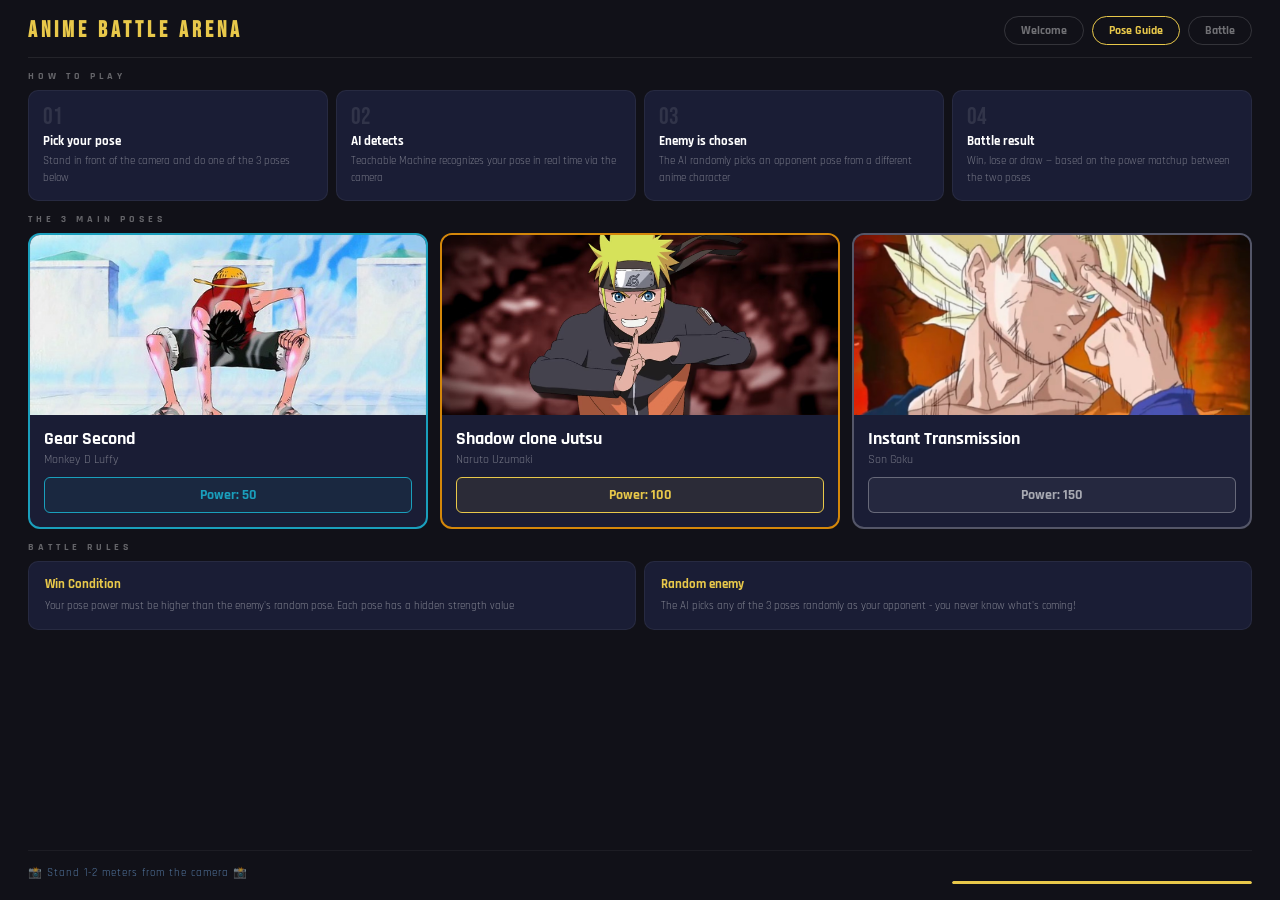
<file: anime-battle-arena/battle-info.html>
<!DOCTYPE html>
<html lang="en">
<head>
    <meta charset="UTF-8">
    <meta name="viewport" content="width=device-width, initial-scale=1.0">
    <title>Battle-Info</title>
    <link rel="stylesheet" href="../style.css">
    <link href="https://fonts.googleapis.com/css2?family=Bebas+Neue&family=Rajdhani:wght@400;600&display=swap" rel="stylesheet">
</head>
<body>

    <div class="info-screen">

        <!-- header -->
        <div class="header">
            <h1 class="logo">ANIME BATTLE ARENA</h1>
            <div class="nav-tabs">
                <span class="tab">Welcome</span>
                <span class="tab-active">Pose Guide</span>
                <span class="tab">Battle</span>
            </div>
        </div>

        <!-- how to play -->
        <div class="section">
            <p class="section-label">HOW TO PLAY</p>
            <div class="steps-grid">
                <div class="step-card">
                    <span class="step-num">01</span>
                    <h3>Pick your pose</h3>
                    <p>Stand in front of the camera and do one of the 3 poses below</p>
                </div>
                <div class="step-card">
                    <span class="step-num">02</span>
                    <h3>AI detects</h3>
                    <p>Teachable Machine recognizes your pose in real time via the camera</p>
                </div>
                <div class="step-card">
                    <span class="step-num">03</span>
                    <h3>Enemy is chosen</h3>
                    <p>The AI randomly picks an opponent pose from a different anime character</p>
                </div>
                <div class="step-card">
                    <span class="step-num">04</span>
                    <h3>Battle result</h3>
                    <p>Win, lose or draw — based on the power matchup between the two poses</p>
                </div>
            </div>
        </div>

        <!-- the 3 poses -->
        <div class="section">
            <p class="section-label">THE 3 MAIN POSES</p>
            <div class="poses-grid">
                <div class="pose-card luffy">
                    <img src="../images/gear2luffy.jpg" alt="Luffy">
                    <h3>Gear Second</h3>
                    <p>Monkey D Luffy</p>
                    <span class="power power-blue">Power: 50</span>
                </div>
                <div class="pose-card naruto">
                    <img src="../images/narutopose.avif" alt="Naruto">
                    <h3>Shadow clone Jutsu</h3>
                    <p>Naruto Uzumaki</p>
                    <span class="power power-gold">Power: 100</span>
                </div>
                <div class="pose-card goku">
                    <img src="../images/gokupose.avif" alt="Goku">
                    <h3>Instant Transmission</h3>
                    <p>Son Goku</p>
                    <span class="power power-white">Power: 150</span>
                </div>
            </div>
        </div>

        <!-- battle rules -->
        <div class="section">
            <p class="section-label">BATTLE RULES</p>
            <div class="rules-grid">
                <div class="rule-card">
                    <h3>Win Condition</h3>
                    <p>Your pose power must be higher than the enemy's random pose. Each pose has a hidden strength value</p>
                </div>
                <div class="rule-card">
                    <h3>Random enemy</h3>
                    <p>The AI picks any of the 3 poses randomly as your opponent - you never know what's coming!</p>
                </div>
            </div>
        </div>

        <!-- footer -->
        <div class="footer">
            <p class="cam-hint">📸 Stand 1-2 meters from the camera 📸</p>
            <div class="progress-bar">
                <div class="progress-fill"></div>
            </div>
        </div>

    </div>

    <script>
        setTimeout(() => {
            window.location.href = "battle.html";
        }, 5300);
    </script>

</body>
</html>
</file>
<file: style.css>
/* - reset and base */
* {
    margin: 0;
    padding: 0;
    box-sizing: border-box;
}

body {
    font-family: 'Rajdhani', sans-serif;
    color: #E8C84A;
    background-color: #111118;
    height: 100vh;
    overflow: hidden;
}

/* start screen */
.start-screen {
    position: relative;
    display: flex;
    flex-direction: column;
    align-items: center;
    justify-content: center;
    height: 100vh;
    animation: slideDown 0.8s ease both;
}

.background-images {
    position: absolute;
    top: 0;
    left: 0;
    width: 100%;
    height: 100%;
    display: grid;
    grid-template-columns: 1fr 1fr 1fr;
    z-index: 0;
}

.bg-left,
.bg-center,
.bg-right {
    width: 100%;
    height: 100%;
    object-fit: cover;
    object-position: top;
}

.background-images::after {
    content: '';
    position: absolute;
    inset: 0;
    background: rgba(17, 17, 24, 0.5);
}

.center-box {
    position: relative;
    z-index: 1;
    display: flex;
    flex-direction: column;
    align-items: center;
    justify-content: center;
    gap: 10px;
    text-align: center;
}

.subtitle {
    font-size: 14px;
    letter-spacing: 5px;
    color: #E8C84A;
}

.h1-title {
    font-size: 72px;
    letter-spacing: 5px;
    line-height: 1.1;
    color: #E8C84A;
    font-family: 'Bebas Neue', sans-serif;
}

.wit { color: #ffffff; }

.vs-title {
    font-size: 20px;
    letter-spacing: 6px;
    color: #E8C84A;
}

.auto-start {
    font-size: 12px;
    letter-spacing: 4px;
    color: #E8C84A;
    opacity: 0.6;
}

/* progress bar */
.progress-bar {
    position: relative;
    z-index: 1;
    width: 300px;
    height: 3px;
    background: rgba(255, 255, 255, 0.15);
    border-radius: 2px;
    margin-top: 20px;
    overflow: hidden;
}

.progress-fill {
    height: 100%;
    width: 0%;
    background: #E8C84A;
    border-radius: 2px;
    animation: fillBar 5.3s linear forwards;
}

/* animations */
@keyframes slideDown {
    from { opacity: 0; transform: translateY(-40px); }
    to   { opacity: 1; transform: translateY(0); }
}

@keyframes fillBar {
    from { width: 0%; }
    to   { width: 100%; }
}

/* info screen */
.info-screen {
    display: flex;
    flex-direction: column;
    height: 100vh;
    padding: 16px 28px;
    gap: 12px;
    overflow: hidden;
    background-color: #111118;
}

.header {
    display: flex;
    align-items: center;
    justify-content: space-between;
    padding-bottom: 12px;
    border-bottom: 1px solid rgba(255, 255, 255, 0.08);
}

.logo {
    font-size: 22px;
    letter-spacing: 4px;
    color: #E8C84A;
    font-family: 'Bebas Neue', sans-serif;
}

.nav-tabs {
    display: flex;
    gap: 8px;
}

.tab {
    font-size: 12px;
    font-weight: 700;
    padding: 6px 16px;
    border-radius: 20px;
    border: 1px solid rgba(255, 255, 255, 0.15);
    color: rgba(255, 255, 255, 0.4);
}

.tab-active {
    font-size: 12px;
    font-weight: 700;
    padding: 6px 16px;
    border-radius: 20px;
    border: 1px solid #E8C84A;
    color: #E8C84A;
}

/* sections */
.section {
    display: flex;
    flex-direction: column;
    gap: 8px;
}

.section-label {
    font-size: 10px;
    font-weight: 900;
    letter-spacing: 4px;
    text-transform: uppercase;
    color: #ffffff;
    opacity: 0.35;
}

/* steps grid */
.steps-grid {
    display: grid;
    grid-template-columns: repeat(4, 1fr);
    gap: 8px;
}

.step-card {
    background: #1a1d35;
    border: 1px solid rgba(255, 255, 255, 0.06);
    border-radius: 10px;
    padding: 14px;
    display: flex;
    flex-direction: column;
    gap: 4px;
}

.step-num {
    font-size: 24px;
    color: rgba(255, 255, 255, 0.1);
    line-height: 1;
    font-family: 'Bebas Neue', sans-serif;
}

.step-card h3 {
    font-size: 13px;
    font-weight: 900;
    color: #ffffff;
}

.step-card p {
    font-size: 11px;
    line-height: 1.5;
    color: rgba(255, 255, 255, 0.4);
}

/* poses gird */
.poses-grid {
    display: grid;
    grid-template-columns: repeat(3, 1fr);
    gap: 12px;
}

.pose-card {
    background: #1a1d35;
    border-radius: 12px;
    border: 2px solid transparent;
    overflow: hidden;
    display: flex;
    flex-direction: column;
}

.pose-card img {
    width: 100%;
    height: 180px;
    object-fit: cover;
    object-position: top;
}

.pose-card h3 {
    font-size: 18px;
    font-weight: 900;
    color: #ffffff;
    padding: 12px 14px 2px;
}

.pose-card p {
    font-size: 12px;
    color: rgba(255, 255, 255, 0.4);
    padding: 0 14px 10px;
}

.luffy  { border-color: #1a9fbc; }
.naruto { border-color: #d4870a; }
.goku   { border-color: rgba(255, 255, 255, 0.25); }

/* power badges */
.power {
    display: block;
    font-size: 14px;
    font-weight: 900;
    padding: 8px 14px;
    border-radius: 6px;
    border: 1.5px solid;
    margin: 0 14px 14px;
    text-align: center;
}

.power-blue {
    color: #1a9fbc;
    border-color: #1a9fbc;
    background: rgba(26, 159, 188, 0.08);
}

.power-gold {
    color: #E8C84A;
    border-color: #E8C84A;
    background: rgba(232, 200, 74, 0.08);
}

.power-white {
    color: rgba(255, 255, 255, 0.6);
    border-color: rgba(255, 255, 255, 0.3);
    background: rgba(255, 255, 255, 0.05);
}

/* rules gird */
.rules-grid {
    display: grid;
    grid-template-columns: 1fr 1fr;
    gap: 8px;
}

.rule-card {
    background: #1a1d35;
    border: 1px solid rgba(255, 255, 255, 0.06);
    border-radius: 10px;
    padding: 14px 16px;
    display: flex;
    flex-direction: column;
    gap: 6px;
}

.rule-card h3 {
    font-size: 13px;
    font-weight: 900;
    color: #E8C84A;
}

.rule-card p {
    font-size: 11px;
    line-height: 1.5;
    color: rgba(255, 255, 255, 0.45);
}

.footer {
    display: flex;
    align-items: center;
    justify-content: space-between;
    padding-top: 10px;
    border-top: 1px solid rgba(255, 255, 255, 0.05);
    margin-top: auto;
}

.cam-hint {
    font-size: 11px;
    color: #7eb8f7;
    opacity: 0.6;
    letter-spacing: 1px;
}

/* win or lose overlay */
.result-overlay {
    display: none;
    position: fixed;
    inset: 0;
    background: rgba(10, 10, 15, 0.92);
    z-index: 100;
    flex-direction: column;
    align-items: center;
    justify-content: center;
    gap: 20px;
}

.result-overlay.active { display: flex; }

.result-title {
    font-family: 'Bebas Neue', sans-serif;
    font-size: 80px;
    letter-spacing: 6px;
}

.result-title.win  { color: #4ae84a; }
.result-title.lose { color: #e84a4a; }
.result-title.draw { color: #e8c84a; }

.result-subtitle {
    font-size: 16px;
    color: #666688;
    letter-spacing: 2px;
}

.result-btn {
    background: #1e1e0a;
    border: 1px solid #e8c84a;
    color: #e8c84a;
    font-family: 'Bebas Neue', sans-serif;
    font-size: 20px;
    letter-spacing: 2px;
    padding: 10px 32px;
    border-radius: 6px;
    cursor: pointer;
    margin-top: 10px;
}

.battle-screen {
    display: flex;
    flex-direction: column;
    min-height: 100vh;
    background-color: #0a0a0f;
    color: #ccccee;
}

.round-badge {
    background: #1e1e2e;
    border: 1px solid #3a3a5a;
    color: #8888aa;
    font-size: 12px;
    padding: 4px 16px;
    border-radius: 20px;
    letter-spacing: 1px;
}

/* battle zone */
.battle-zone {
    display: grid;
    grid-template-columns: 1fr 80px 1fr;
    flex: 1;
    min-height: calc(100vh - 140px);
}

.battle-side {
    padding: 24px;
    display: flex;
    flex-direction: column;
    gap: 16px;
}

.battle-side--player { background-color: #0a110a; }
.battle-side--enemy  { background-color: #110a0a; }

.side-label {
    font-size: 11px;
    letter-spacing: 2px;
    text-transform: uppercase;
    color: #666688;
}

/* character row */
.character-row {
    display: flex;
    align-items: center;
    gap: 14px;
}

.character-img {
    width: 100px;
    height: 100px;
    border-radius: 10px;
    object-fit: cover;
    border: 2px solid #2a2a4a;
    transition: opacity 0.5s ease;
}

.character-img[src=""] {
    background: #1a1a2a;
    border: 2px dashed #2a2a4a;
}

.character-name {
    font-family: 'Bebas Neue', sans-serif;
    font-size: 30px;
    letter-spacing: 1px;
}

.player-name { color: #4ab8e8; }
.enemy-name  { color: #e84a4a; }

.character-badge {
    font-size: 12px;
    padding: 4px 12px;
    border-radius: 20px;
    display: inline-block;
    margin-top: 6px;
    letter-spacing: 1px;
}

.player-badge {
    background: #0a1a2a;
    border: 1px solid #1a4a6a;
    color: #4ab8e8;
}

.enemy-badge {
    background: #2a0a0a;
    border: 1px solid #5a1a1a;
    color: #e84a4a;
}

/* hp section  */
.hp-section {
    display: flex;
    flex-direction: column;
    gap: 6px;
}

.hp-labels {
    display: flex;
    justify-content: space-between;
    font-size: 13px;
    color: #666688;
}

.player-hp-text { color: #4ae84a; }
.enemy-hp-text  { color: #e84a4a; }

.hp-bar {
    height: 8px;
    background: #1a1a2a;
    border-radius: 4px;
    overflow: hidden;
}

.hp-fill {
    height: 100%;
    border-radius: 4px;
    transition: width 0.5s ease;
}

.player-hp-fill { background: #4ae84a; width: 100%; }
.enemy-hp-fill  { background: #e84a4a; width: 100%; }

.move-label {
    font-size: 11px;
    color: #555577;
    margin-bottom: -8px;
}

.move-box {
    padding: 10px 16px;
    border-radius: 8px;
    font-size: 15px;
    border: 1px solid #2a2a4a;
    background: #1a1a2a;
}

.player-move { border-color: #1a3a1a; color: #4ae84a; }
.enemy-move  { border-color: #3a1a1a; color: #e84a4a; }

/* camera box */
.camera-box {
    background: #0d0d1a;
    border: 2px dashed #2a2a4a;
    border-radius: 10px;
    flex: 1;
    min-height: 200px;
    display: flex;
    flex-direction: column;
    align-items: center;
    justify-content: center;
    gap: 8px;
    overflow: hidden;
}

.camera-live { border-color: #1a3a1a; }

.camera-text {
    font-size: 11px;
    letter-spacing: 1px;
    color: #444466;
}

.camera-sub {
    font-size: 11px;
    color: #333355;
}

#canvas {
    border-radius: 8px;
    width: 100%;
    max-width: 300px;
}

#label-container {
    font-size: 11px;
    color: #4ae84a;
    letter-spacing: 1px;
}

/* vs center */
.vs-center {
    display: flex;
    align-items: center;
    justify-content: center;
    background: #0a0a0f;
    border-left: 1px solid #1a1a2a;
    border-right: 1px solid #1a1a2a;
}

.vs-text {
    font-family: 'Bebas Neue', sans-serif;
    font-size: 44px;
    color: #e8c84a;
    letter-spacing: 2px;
}

/* battle footer */
.battle-footer {
    background: #111118;
    border-top: 1px solid #1a1a2a;
    padding: 14px 24px;
    display: flex;
    justify-content: space-between;
    align-items: center;
}

.footer-hint { font-size: 13px; color: #555577; }
.footer-accent { color: #8888cc; }

.result-box {
    background: #1a1a0a;
    border: 1px solid #3a3a1a;
    border-radius: 6px;
    padding: 8px 20px;
    font-family: 'Bebas Neue', sans-serif;
    font-size: 20px;
    color: #e8c84a;
    letter-spacing: 2px;
    transition: color 0.3s ease;
}


.camera-permission {
    position: fixed;
    inset: 0;
    background: rgba(10, 10, 15, 0.95);
    z-index: 200;
    display: flex;
    align-items: center;
    justify-content: center;
}

.permission-box {
    display: flex;
    flex-direction: column;
    align-items: center;
    gap: 12px;
    text-align: center;
}

.permission-text {
    font-family: 'Bebas Neue', sans-serif;
    font-size: 32px;
    letter-spacing: 4px;
    color: #e8c84a;
}

.permission-sub {
    font-size: 13px;
    letter-spacing: 2px;
    color: #555577;
}

/* sats box */
.stats-box {
    display: flex;
    gap: 32px;
    background: #111118;
    border: 1px solid #2a2a3a;
    border-radius: 10px;
    padding: 16px 32px;
}

.stat {
    display: flex;
    flex-direction: column;
    align-items: center;
    gap: 4px;
}

.stat-num {
    font-family: 'Bebas Neue', sans-serif;
    font-size: 40px;
    letter-spacing: 2px;
}

.stat-label {
    font-size: 10px;
    letter-spacing: 3px;
    color: #555577;
}

#stat-wins   { color: #4ae84a; }
#stat-losses { color: #e84a4a; }
#stat-draws  { color: #e8c84a; }
</file>
